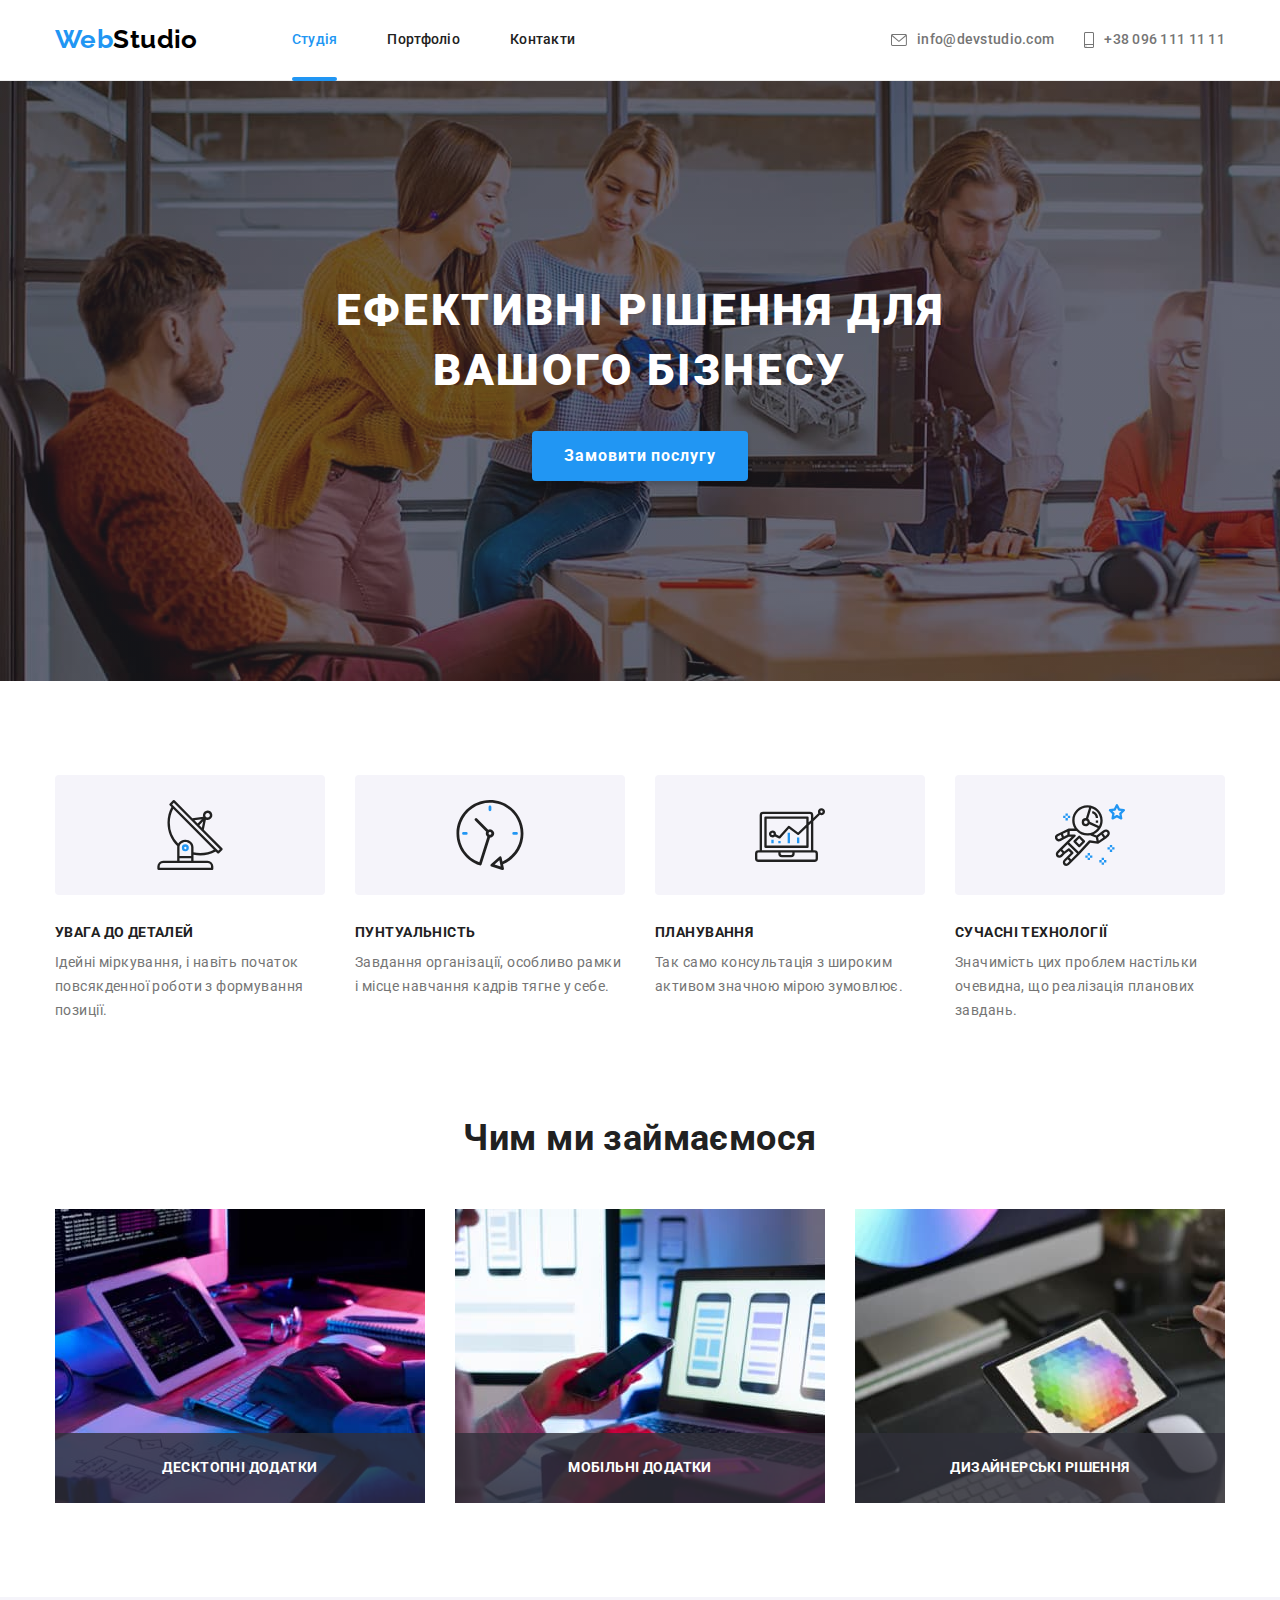
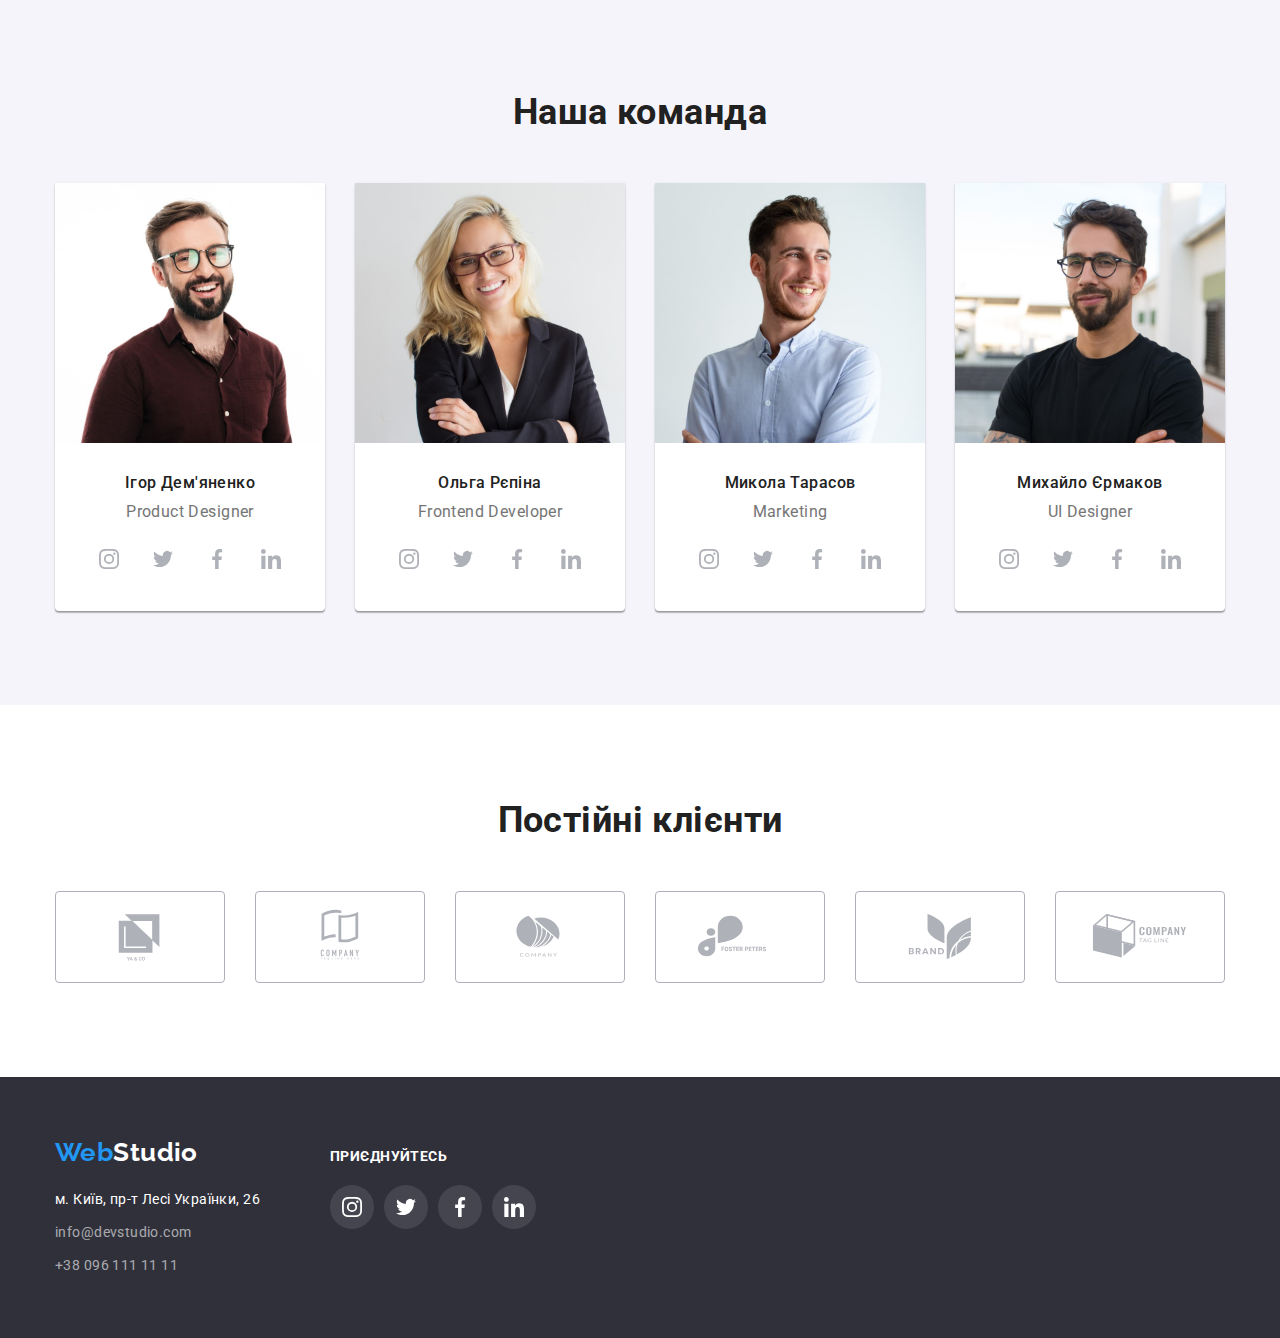
<file: index.html>
<!DOCTYPE html>
<html lang="uk">
  <head>
    <meta charset="UTF-8" />
    <meta http-equiv="X-UA-Compatible" content="IE=edge" />
    <meta name="viewport" content="width=device-width, initial-scale=1.0" />
    <title>GOIT_Homework_5</title>

    <link
      href="https://fonts.googleapis.com/css2?family=Raleway:wght@700&family=Roboto:wght@400;500;700;900&display=swap"
      rel="stylesheet"
    />
    <link
      rel="stylesheet"
      href="https://cdnjs.cloudflare.com/ajax/libs/modern-normalize/1.1.0/modern-normalize.min.css"
    />
    <link rel="stylesheet" href="./css/styles.css" />
  </head>
  <body>
    <header class="header-border">
      <div class="container">
        <nav class="header-nav">
          <a class="link logo" href="./index.html"
            >Web<span class="logo logo-span">Studio</span></a
          >
          <ul class="list list-nav">
            <li>
              <a class="link head-nav current" href="./index.html">Студія </a>
            </li>
            <li>
              <a class="link head-nav" href="./portfolio.html">Портфоліо </a>
            </li>
            <li>
              <a class="link head-nav" href="#">Контакти</a>
            </li>
          </ul>
          <ul class="list list-contacts">
            <li>
              <a
                class="link head-nav header-nav-tel"
                href="mailto:info@devstudio.com"
              >
                <svg class="icon-envelope" width="16" height="12">
                  <use href="./images/icon.svg#envelope"></use></svg
                >info@devstudio.com</a
              >
            </li>
            <li>
              <a class="link head-nav header-nav-tel" href="tel:+380961111111"
                ><svg class="icon-envelope" width="10" height="16">
                  <use href="./images/icon.svg#smartphone"></use></svg
                >+38 096 111 11 11</a
              >
            </li>
          </ul>
        </nav>
      </div>
    </header>
    <main>
      <section class="solution">
        <div class="container hero-container">
          <h1 class="solution-title">Ефективні рішення для вашого бізнесу</h1>
          <button type="button" class="solution-btn"  data-modal-open>Замовити послугу</button>
        </div>
      </section>

      <section class="section">
        <div class="container">
          <h2 class="visually-hidden">Переваги Вебстудіо</h2>
          <ul class="list benefits-list">
            <li class="benefits-list-item">
              <div class="benefits-icon">
                <svg class="icon-antenna" width="70" height="70">
                  <use href="./images/icon.svg#antenna"></use>
                </svg>
              </div>
              <h3 class="benefits-title">Увага до деталей</h3>
              <p class="benefits-paragraph">
                Ідейні міркування, і навіть початок повсякденної роботи з
                формування позиції.
              </p>
            </li>
            <li class="benefits-list-item">
              <div class="benefits-icon">
                <svg class="icon-antenna" width="70" height="70">
                  <use href="./images/icon.svg#clock"></use>
                </svg>
              </div>
              <h3 class="benefits-title">Пунтуальність</h3>
              <p class="benefits-paragraph">
                Завдання організації, особливо рамки і місце навчання кадрів
                тягне у себе.
              </p>
            </li>
            <li class="benefits-list-item">
              <div class="benefits-icon">
                <svg class="icon-antenna" width="70" height="70">
                  <use href="./images/icon.svg#diagram"></use>
                </svg>
              </div>
              <h3 class="benefits-title">Планування</h3>
              <p class="benefits-paragraph">
                Так само консультація з широким активом значною мірою зумовлює.
              </p>
            </li>
            <li class="benefits-list-item">
              <div class="benefits-icon">
                <svg class="icon-antenna" width="70" height="70">
                  <use href="./images/icon.svg#astronaut"></use>
                </svg>
              </div>
              <h3 class="benefits-title">Сучасні технології</h3>
              <p class="benefits-paragraph">
                Значимість цих проблем настільки очевидна, що реалізація
                планових завдань.
              </p>
            </li>
          </ul>
        </div>
      </section>
      <section class="section work-section">
        <div class="container">
          <h2 class="work-title">Чим ми займаємося</h2>
          <ul class="list work-list">
            <li class="work-list-item">
              <img
                src="./images/img.jpg"
                alt="Робота на комп'ютері"
                width="370"
                height="294"
              />
               <p class="work-text">Десктопні додатки</p>
            </li>
            <li class="work-list-item">
              <img
                src="./images/img2.jpg"
                alt="Робота на телефоні"
                width="370"
                height="294"
              />
               <p class="work-text">Мобільні додатки</p>
            </li>
            <li class="work-list-item">
              <img
                src="./images/img3.jpg"
                alt="Робота на планшеті"
                width="370"
                height="294"
              />
              <p class="work-text">Дизайнерські рішення</p>
            </li>
          </ul>
        </div>
      </section>
      <section class="team section">
        <div class="container">
          <h2 class="team-title">Наша команда</h2>
          <ul class="list team-list">
            <li class="team-bg-ing">
              <img
                src="./images/img21.jpg"
                alt="Усміхнений хлопець в окулярах"
                width="270"
                height="260"
              />
              <div class="team-sign">
                <h3 class="team-name">Ігор Дем'яненко</h3>
                <p class="team-work" lang="en">Product Designer</p>
                <ul class="list icon-container">
                  <li>
                    <a class="social-links" href="">
                      <svg class="icon-social-links" width="20" height="20">
                        <use href="./images/icon.svg#instagram"></use>
                      </svg>
                    </a>
                  </li>
                  <li>
                    <a class="social-links" href="">
                      <svg class="icon-social-links" width="20" height="20">
                        <use href="./images/icon.svg#twitter"></use>
                      </svg>
                    </a>
                  </li>
                  <li>
                    <a class="social-links" href="">
                      <svg class="icon-social-links" width="20" height="20">
                        <use href="./images/icon.svg#facebook"></use>
                      </svg>
                    </a>
                  </li>
                  <li>
                    <a class="social-links" href="">
                      <svg class="icon-social-links" width="20" height="20">
                        <use href="./images/icon.svg#linkedin"></use>
                      </svg>
                    </a>
                  </li>
                </ul>
              </div>
            </li>
            <li class="team-bg-ing">
              <img
                src="./images/img22.jpg"
                alt="Усміхнена дівчина в окулярах"
                width="270"
                height="260"
              />
              <div class="team-sign">
                <h3 class="team-name">Ольга Рєпіна</h3>
                <p class="team-work" lang="en">Frontend Developer</p>
                <ul class="list icon-container">
                  <li>
                    <a class="social-links" href="">
                      <svg class="icon-social-links" width="20" height="20">
                        <use href="./images/icon.svg#instagram"></use>
                      </svg>
                    </a>
                  </li>
                  <li>
                    <a class="social-links" href="">
                      <svg class="icon-social-links" width="20" height="20">
                        <use href="./images/icon.svg#twitter"></use>
                      </svg>
                    </a>
                  </li>
                  <li>
                    <a class="social-links" href="">
                      <svg class="icon-social-links" width="20" height="20">
                        <use href="./images/icon.svg#facebook"></use>
                      </svg>
                    </a>
                  </li>
                  <li>
                    <a class="social-links" href="">
                      <svg class="icon-social-links" width="20" height="20">
                        <use href="./images/icon.svg#linkedin"></use>
                      </svg>
                    </a>
                  </li>
                </ul>
              </div>
            </li>
            <li class="team-bg-ing">
              <img
                src="./images/img23.jpg"
                alt="Усміхнений хлопець"
                width="270"
                height="260"
              />
              <div class="team-sign">
                <h3 class="team-name">Микола Тарасов</h3>
                <p class="team-work" lang="en">Marketing</p>
                <ul class="list icon-container">
                  <li>
                    <a class="social-links" href="">
                      <svg class="icon-social-links" width="20" height="20">
                        <use href="./images/icon.svg#instagram"></use>
                      </svg>
                    </a>
                  </li>
                  <li>
                    <a class="social-links" href="">
                      <svg class="icon-social-links" width="20" height="20">
                        <use href="./images/icon.svg#twitter"></use>
                      </svg>
                    </a>
                  </li>
                  <li>
                    <a class="social-links" href="">
                      <svg class="icon-social-links" width="20" height="20">
                        <use href="./images/icon.svg#facebook"></use>
                      </svg>
                    </a>
                  </li>
                  <li>
                    <a class="social-links" href="">
                      <svg class="icon-social-links" width="20" height="20">
                        <use href="./images/icon.svg#linkedin"></use>
                      </svg>
                    </a>
                  </li>
                </ul>
              </div>
            </li>
            <li class="team-bg-ing">
              <img
                src="./images/img24.jpg"
                alt="Усміхнений хлопець в окулярах"
                width="270"
                height="260"
              />
              <div class="team-sign">
                <h3 class="team-name">Михайло Єрмаков</h3>
                <p class="team-work" lang="en">UI Designer</p>
                <ul class="list icon-container">
                  <li>
                    <a class="social-links" href="">
                      <svg class="icon-social-links" width="20" height="20">
                        <use href="./images/icon.svg#instagram"></use>
                      </svg>
                    </a>
                  </li>
                  <li>
                    <a class="social-links" href="">
                      <svg class="icon-social-links" width="20" height="20">
                        <use href="./images/icon.svg#twitter"></use>
                      </svg>
                    </a>
                  </li>
                  <li>
                    <a class="social-links" href="">
                      <svg class="icon-social-links" width="20" height="20">
                        <use href="./images/icon.svg#facebook"></use>
                      </svg>
                    </a>
                  </li>
                  <li>
                    <a class="social-links" href="">
                      <svg class="icon-social-links" width="20" height="20">
                        <use href="./images/icon.svg#linkedin"></use>
                      </svg>
                    </a>
                  </li>
                </ul>
              </div>
            </li>
          </ul>
        </div>
      </section>
      <section class="section">
        <div class="container">
          <h2 class="team-title">Постійні клієнти</h2>

          <ul class="list clients-icons">
            <li>
              <a class="cliens-links" href="">
                <svg class="icon-social-links" width="106" height="60">
                  <use href="./images/icon.svg#logo1"></use>
                </svg>
              </a>
            </li>
            <li>
              <a class="cliens-links" href="">
                <svg class="icon-social-links" width="106" height="60">
                  <use href="./images/icon.svg#logo2"></use>
                </svg>
              </a>
            </li>
            <li>
              <a class="cliens-links" href="">
                <svg class="icon-social-links" width="106" height="60">
                  <use href="./images/icon.svg#logo3"></use>
                </svg>
              </a>
            </li>
            <li>
              <a class="cliens-links" href="">
                <svg class="icon-social-links" width="106" height="60">
                  <use href="./images/icon.svg#logo4"></use>
                </svg>
              </a>
            </li>
            <li>
              <a class="cliens-links" href="">
                <svg class="icon-social-links" width="106" height="60">
                  <use href="./images/icon.svg#logo5"></use>
                </svg>
              </a>
            </li>
            <li>
              <a class="cliens-links" href="">
                <svg class="icon-social-links" width="106" height="60">
                  <use href="./images/icon.svg#logo6"></use>
                </svg>
              </a>
            </li>
          </ul>
        </div>
      </section>
    </main>
    <footer class="footer">
      <div class="container footer-container">
        <div>
          <a class="link logo logo-futer" href="./index.html"
            >Web<span class="logo logo-span-footer">Studio</span></a
          >
          <address>
            <a
              class="link adress"
              href="https://goo.gl/maps/RLC4pmi2WuarYaL16"
              target="_blank"
              rel="noopener noreferrer nofollow"
              >м. Київ, пр-т Лесі Українки, 26</a
            >
            <ul class="list">
              <li>
                <a class="link footer-tel" href="mailto:info@devstudio.com"
                  >info@devstudio.com</a
                >
              </li>
              <li>
                <a class="link footer-tel" href="tel:+380961111111"
                  >+38 096 111 11 11</a
                >
              </li>
            </ul>
          </address>
        </div>
        <div class="footer-join">
          <h2 class="footer-title">Приєднуйтесь</h2>
          <ul class="list icon-container footer-icon">
            <li>
              <a class="social-links footer-social-links" href="">
                <svg class="icon-social-links" width="20" height="20">
                  <use href="./images/icon.svg#instagram"></use>
                </svg>
              </a>
            </li>
            <li>
              <a class="social-links footer-social-links" href="">
                <svg class="icon-social-links" width="20" height="20">
                  <use href="./images/icon.svg#twitter"></use>
                </svg>
              </a>
            </li>
            <li>
              <a class="social-links footer-social-links" href="">
                <svg class="icon-social-links" width="20" height="20">
                  <use href="./images/icon.svg#facebook"></use>
                </svg>
              </a>
            </li>
            <li>
              <a class="social-links footer-social-links" href="">
                <svg class="icon-social-links" width="20" height="20">
                  <use href="./images/icon.svg#linkedin"></use>
                </svg>
              </a>
            </li>
          </ul>
        </div>
      </div>
    </footer>
     <!----------------Модалка -------- -->
     <div class="backdrop is-hidden" data-modal>
      <div class="modal">
        <button type="button" class="modal-close" data-modal-close>
          <svg class="modal-close-icon" width="18" height="18">
            <use href="./images/icon.svg#close"></use>
          </svg>
        </button>
      </div>
    </div>
     <!-- Ставим перед закрывающим тегом body -->
  <script src="./js/modal.js"></script>
  </body>
</html>
</file>
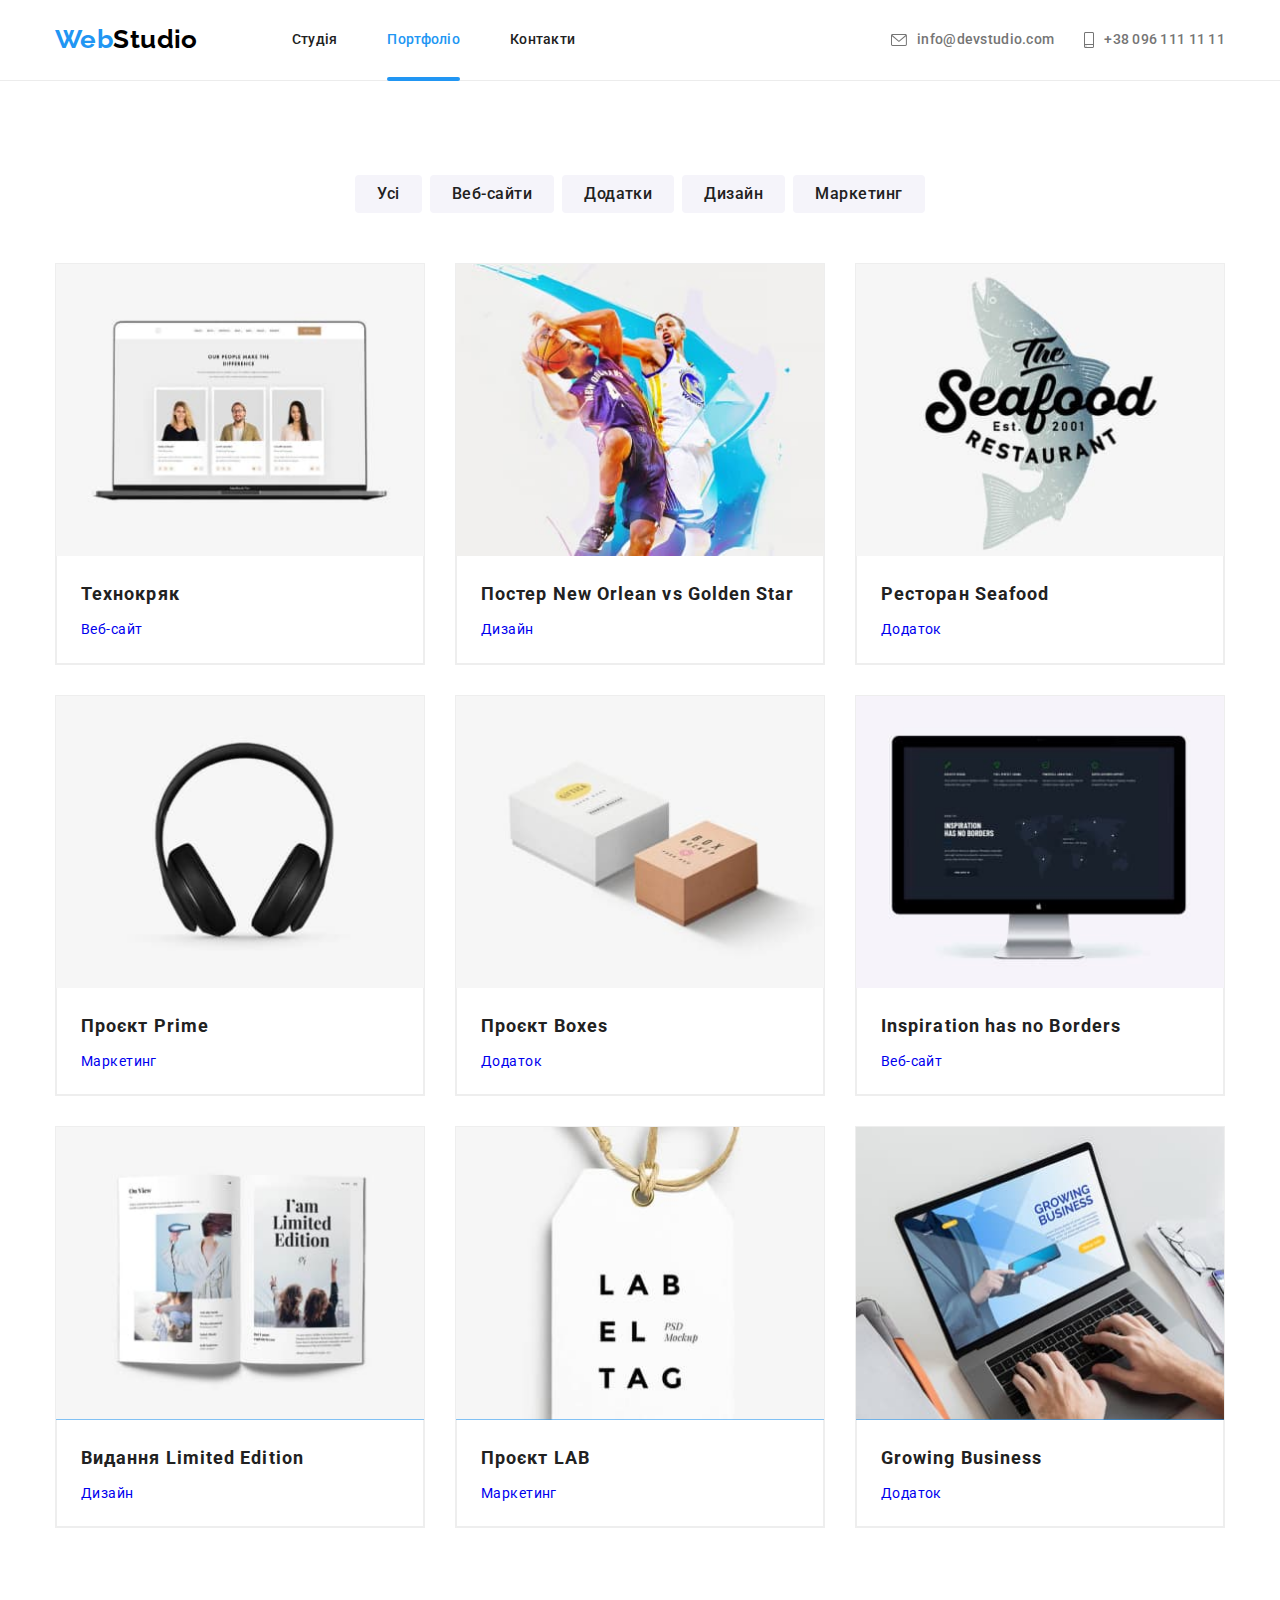
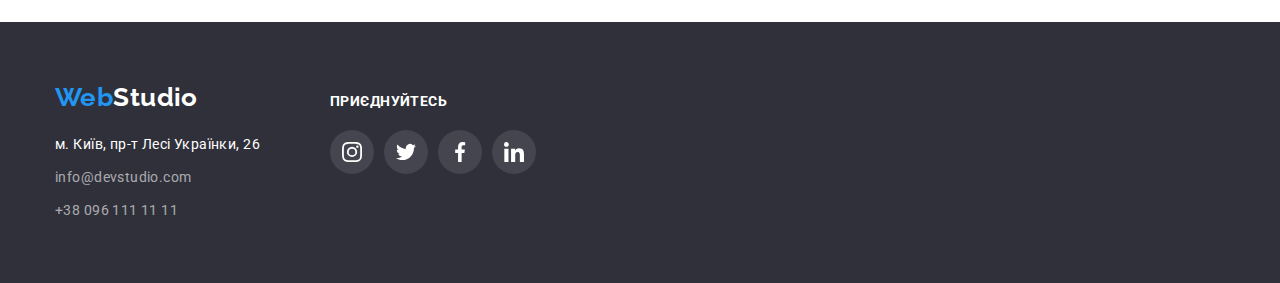
<file: portfolio.html>
<!DOCTYPE html>
<html lang="uk">
  <head>
    <meta charset="UTF-8" />
    <meta http-equiv="X-UA-Compatible" content="IE=edge" />
    <meta name="viewport" content="width=device-width, initial-scale=1.0" />
    <title>GOIT_Homework_5</title>

    <link
      href="https://fonts.googleapis.com/css2?family=Raleway:wght@700&family=Roboto:wght@400;500;700;900&display=swap"
      rel="stylesheet"
    />
    <link
      rel="stylesheet"
      href="https://cdnjs.cloudflare.com/ajax/libs/modern-normalize/1.1.0/modern-normalize.min.css"
    />
    <link rel="stylesheet" href="./css/styles.css" />
  </head>
  <body>
    <header class="header-border">
      <div class="container">
        <nav class="header-nav">
          <a class="link logo" href="./index.html"
            >Web<span class="logo logo-span">Studio</span></a
          >
          <ul class="list list-nav">
            <li>
              <a class="link head-nav" href="./index.html">Студія </a>
            </li>
            <li>
              <a class="link head-nav current" href="./portfolio.html"
                >Портфоліо
              </a>
            </li>
            <li>
              <a class="link head-nav" href="#">Контакти</a>
            </li>
          </ul>
          <ul class="list list-contacts">
            <li>
              <a
                class="link head-nav header-nav-tel"
                href="mailto:info@devstudio.com"
              >
                <svg class="icon-envelope" width="16" height="12">
                  <use href="./images/icon.svg#envelope"></use></svg
                >info@devstudio.com</a
              >
            </li>
            <li>
              <a class="link head-nav header-nav-tel" href="tel:+380961111111"
                ><svg class="icon-envelope" width="10" height="16">
                  <use href="./images/icon.svg#smartphone"></use></svg
                >+38 096 111 11 11</a
              >
            </li>
          </ul>
        </nav>
      </div>
    </header>
    <main>
      <section class="section">
        <div class="container">
          <h1 class="visually-hidden">Проєкти і фільтри</h1>
          <ul class="list filter-container">
            <li>
              <button type="button" class="filter-btn">Усі</button>
            </li>
            <li>
              <button type="button" class="filter-btn">Веб-сайти</button>
            </li>
            <li>
              <button type="button" class="filter-btn">Додатки</button>
            </li>
            <li>
              <button type="button" class="filter-btn">Дизайн</button>
            </li>
            <li>
              <button type="button" class="filter-btn">Маркетинг</button>
            </li>
          </ul>

          <ul class="list card-container">
            <li class="card-item">
              <a class="link card-links" href="#">
                <div class="portfolio-card-wrap">
                  <img
                    src="./images/portfolio1.jpg"
                    width="370"
                    alt="Портфоліо усміхнених людей"
                  />
                  <p class="portfolio-top-text">
                    Ресурс пропонує комплексні пропозиції з різним рівнем
                    функціоналу та сервісів. Все це дозволить відвідувачу
                    отримати вичерпні відомості про компанію чи приватну особу.
                  </p>
                </div>
                <div class="card-filter">
                  <h2 class="project-title">Технокряк</h2>
                  <p class="project-paragraph">Веб-сайт</p>
                </div></a
              >
            </li>
            <li class="card-item">
              <a class="link card-links" href="#">
                <div class="portfolio-card-wrap">
                  <img
                    src="./images/portfolio2.jpg"
                    width="370"
                    alt="Хлопці грают в баскетбол"
                  />
                  <p class="portfolio-top-text">
                    Ресурс пропонує комплексні пропозиції з різним рівнем
                    функціоналу та сервісів. Все це дозволить відвідувачу
                    отримати вичерпні відомості про компанію чи приватну особу.
                  </p>
                </div>
                <div class="card-filter">
                  <h2 class="project-title">
                    Постер New Orlean vs Golden Star
                  </h2>
                  <p class="project-paragraph">Дизайн</p>
                </div></a
              >
            </li>
            <li class="card-item">
              <a class="link card-links" href="#">
                <div class="portfolio-card-wrap">
                  <img
                    src="./images/portfolio3.jpg"
                    width="370"
                    alt="Риба та назва ресторану"
                  />
                  <p class="portfolio-top-text">
                    Ресурс пропонує комплексні пропозиції з різним рівнем
                    функціоналу та сервісів. Все це дозволить відвідувачу
                    отримати вичерпні відомості про компанію чи приватну особу.
                  </p>
                </div>
                <div class="card-filter">
                  <h2 class="project-title">Ресторан Seafood</h2>
                  <p class="project-paragraph">Додаток</p>
                </div></a
              >
            </li>
            <li class="card-item">
              <a class="link card-links" href="#">
                <div class="portfolio-card-wrap">
                  <img
                    src="./images/portfolio4.jpg"
                    width="370"
                    alt="Навушники"
                  />
                  <p class="portfolio-top-text">
                    Ресурс пропонує комплексні пропозиції з різним рівнем
                    функціоналу та сервісів. Все це дозволить відвідувачу
                    отримати вичерпні відомості про компанію чи приватну особу.
                  </p>
                </div>
                <div class="card-filter">
                  <h2 class="project-title">Проєкт Prime</h2>
                  <p class="project-paragraph">Маркетинг</p>
                </div></a
              >
            </li>
            <li class="card-item">
              <a class="link card-links" href="#">
                <div class="portfolio-card-wrap">
                  <img
                    src="./images/portfolio5.jpg"
                    width="370"
                    alt="Дві коробки"
                  />
                  <p class="portfolio-top-text">
                    Ресурс пропонує комплексні пропозиції з різним рівнем
                    функціоналу та сервісів. Все це дозволить відвідувачу
                    отримати вичерпні відомості про компанію чи приватну особу.
                  </p>
                </div>
                <div class="card-filter">
                  <h2 class="project-title">Проєкт Boxes</h2>
                  <p class="project-paragraph">Додаток</p>
                </div></a
              >
            </li>
            <li class="card-item">
              <a class="link card-links" href="#">
                <div class="portfolio-card-wrap">
                  <img
                    src="./images/portfolio6.jpg"
                    width="370"
                    alt="Ком'ютер аппел"
                  />
                  <p class="portfolio-top-text">
                    Ресурс пропонує комплексні пропозиції з різним рівнем
                    функціоналу та сервісів. Все це дозволить відвідувачу
                    отримати вичерпні відомості про компанію чи приватну особу.
                  </p>
                </div>
                <div class="card-filter">
                  <h2 class="project-title">Inspiration has no Borders</h2>
                  <p class="project-paragraph">Веб-сайт</p>
                </div></a
              >
            </li>
            <li class="card-item">
              <a class="link card-links" href="#">
                <div class="portfolio-card-wrap">
                  <img
                    src="./images/portfolio7.jpg"
                    width="370"
                    alt="Розгорнута книга"
                  />
                  <p class="portfolio-top-text">
                    Ресурс пропонує комплексні пропозиції з різним рівнем
                    функціоналу та сервісів. Все це дозволить відвідувачу
                    отримати вичерпні відомості про компанію чи приватну особу.
                  </p>
                </div>
                <div class="card-filter">
                  <h2 class="project-title">Видання Limited Edition</h2>
                  <p class="project-paragraph">Дизайн</p>
                </div></a
              >
            </li>
            <li class="card-item">
              <a class="link card-links" href="#">
                <div class="portfolio-card-wrap">
                  <img
                    src="./images/portfolio8.jpg"
                    width="370"
                    alt="Лейбла з написом Лаб"
                  />
                  <p class="portfolio-top-text">
                    Ресурс пропонує комплексні пропозиції з різним рівнем
                    функціоналу та сервісів. Все це дозволить відвідувачу
                    отримати вичерпні відомості про компанію чи приватну особу.
                  </p>
                </div>
                <div class="card-filter">
                  <h2 class="project-title">Проєкт LAB</h2>
                  <p class="project-paragraph">Маркетинг</p>
                </div></a
              >
            </li>
            <li class="card-item">
              <a class="link card-links" href="#">
                <div class="portfolio-card-wrap">
                  <img
                    src="./images/portfolio9.jpg"
                    width="370"
                    alt="Людина працює на ноутбуці"
                  />
                  <p class="portfolio-top-text">
                    Ресурс пропонує комплексні пропозиції з різним рівнем
                    функціоналу та сервісів. Все це дозволить відвідувачу
                    отримати вичерпні відомості про компанію чи приватну особу.
                  </p>
                </div>
                <div class="card-filter">
                  <h2 class="project-title">Growing Business</h2>
                  <p class="project-paragraph">Додаток</p>
                </div></a
              >
            </li>
          </ul>
        </div>
      </section>
    </main>
    <footer class="footer">
      <div class="container footer-container">
        <div>
          <a class="link logo logo-futer" href="./index.html"
            >Web<span class="logo logo-span-footer">Studio</span></a
          >
          <address>
            <a
              class="link adress"
              href="https://goo.gl/maps/RLC4pmi2WuarYaL16"
              target="_blank"
              rel="noopener noreferrer nofollow"
              >м. Київ, пр-т Лесі Українки, 26</a
            >
            <ul class="list">
              <li>
                <a class="link footer-tel" href="mailto:info@devstudio.com"
                  >info@devstudio.com</a
                >
              </li>
              <li>
                <a class="link footer-tel" href="tel:+380961111111"
                  >+38 096 111 11 11</a
                >
              </li>
            </ul>
          </address>
        </div>
        <div class="footer-join">
          <h2 class="footer-title">Приєднуйтесь</h2>
          <ul class="list icon-container footer-icon">
            <li>
              <a class="social-links footer-social-links" href="">
                <svg class="icon-social-links" width="20" height="20">
                  <use href="./images/icon.svg#instagram"></use>
                </svg>
              </a>
            </li>
            <li>
              <a class="social-links footer-social-links" href="">
                <svg class="icon-social-links" width="20" height="20">
                  <use href="./images/icon.svg#twitter"></use>
                </svg>
              </a>
            </li>
            <li>
              <a class="social-links footer-social-links" href="">
                <svg class="icon-social-links" width="20" height="20">
                  <use href="./images/icon.svg#facebook"></use>
                </svg>
              </a>
            </li>
            <li>
              <a class="social-links footer-social-links" href="">
                <svg class="icon-social-links" width="20" height="20">
                  <use href="./images/icon.svg#linkedin"></use>
                </svg>
              </a>
            </li>
          </ul>
        </div>
      </div>
    </footer>
  </body>
</html>
</file>
<file: css/styles.css>
:root {
  /*Шрифти*/
  --main-font: "Roboto", sans-serif;
  --main-font-size: 14px;
  --main-line-height: 1.14;
  --main-letter-spacing: 0.03em;
  /*кольори*/
  --main-title-color: #212121;
  --main-bg-color: #ffffff;
  --main-font-color: #757575;
  --second-bg-color: #2f303a;
  --team-bg-color: #f5f4fa;
  --logo-bg-color: #2196f3;
  --btn-active: #188ce8;
  --logo-span: #000000;
  --icon-notactiv-color: #afb1b8;
  /*--------------час--------*/
  --main-time-duration: 250ms;
  --main-timing-function: cubic-bezier(0.4, 0, 0.2, 1);

}

body {
  font-family: var(--main-font);
  font-style: normal;
  font-size: var(--main-font-size);
  line-height: var(--main-line-height);
  letter-spacing: var(--main-letter-spacing);
  color: var(--main-font-color);
  background-color: var(--main-bg-color);
}
/* reset-------------------- */
p,
h1,
h2,
h3,
h4,
h5,
h6 {
  margin: 0;
}

ul,
ol {
  margin: 0;
  padding-left: 0;
}

button {
  cursor: pointer;
}

address {
  font-style: normal;
}

img {
  display: block;
  max-width: 100%;
  height: auto;
}

.container {
  margin-left: auto;
  margin-right: auto;
  width: 1200px;
  /* outline: 2px solid tomato;  */
  padding-left: 15px;
  padding-right: 15px;
  margin: 0 auto;
}
.section {
  padding-top: 94px;
  padding-bottom: 94px;
}

.link {
  text-decoration: none;
  font-style: normal;
}
.list {
  list-style: none;
}
/*-----------header--------------------------------*/
.icon-envelope {
  /* vertical-align: middle; */
  margin-right: 10px;
  fill: currentColor;
  /* align-items: baseline; */
}
.header-nav {
  display: flex;
  gap: 94px;
  align-items: center;
}

.list-nav {
  display: flex;
  align-items: center;
  gap: 50px;
}
.list-contacts {
  display: flex;
  margin-left: auto;
  align-items: center;
  gap: 30px;
}

.header-border {
  border-bottom: 1px solid #ececec;
}
.logo {
  font-family: "Raleway", sans-serif;
  font-weight: 700;
  font-size: 26px;
  line-height: 1.19;
  color: var(--logo-bg-color);
  margin-top: 24px;
  margin-bottom: 25px;
}
.logo-span {
  color: var(--logo-span);
}

.head-nav {
  position:relative;
  display: block;
  padding-top: 32px;
  padding-bottom: 32px;
  font-weight: 500;
  line-height: 1.14;
  letter-spacing: 0.02em;
  color: var(--main-title-color);
  transition: color var(--main-time-duration) var(--main-timing-function);
}
.header-nav-tel {
  display: flex;
  align-items: center;
  color: var(--main-font-color);
  transition: color var(--main-time-duration) var(--main-timing-function);
}
.head-nav:hover,
.head-nav:focus,
.head-nav:active,
.header-nav-tel:hover,
.header-nav-tel:focus,
.header-nav-tel:active,
.footer-tel:hover,
.footer-tel:focus,
.footer-tel:active,
.adress:hover,
.adress:focus,
.adress:active,
.current {
  color: var(--logo-bg-color);
  
}
.current::after {
  content: "";
  position:absolute;
  bottom:-1px;
  left:0;
  display: block;
  height: 4px;
  width: 100%;
  background-color: var(--logo-bg-color);
  border-radius: 2px;
  
}
/*section Ефективні рішення для вашого бізнесу*/
.hero-container {
  display: block;
  text-align: center;
}

.solution-title {
  max-width: 696px;
  margin-left: auto;
  margin-right: auto;
  margin-bottom: 30px;
  margin-top: 0;
  padding-top: 200px;
  font-weight: 900;
  font-size: 44px;
  line-height: 1.36;
  text-align: center;
  letter-spacing: 0.06em;
  text-transform: uppercase;
  color: var(--main-bg-color);
}
.solution-btn {
  margin-bottom: 200px;
  cursor: pointer;
  font-weight: 700;
  font-size: 16px;
  line-height: 1.88;
  width: 216px;
  height: 50px;
  align-items: center;
  text-align: center;
  letter-spacing: 0.06em;
  color: var(--main-bg-color);
  background-color: var(--logo-bg-color);
  box-shadow: 0px 4px 4px rgba(0, 0, 0, 0.15);
  border-radius: 4px;
  border: none;
  transition: background-color var(--main-time-duration) var(--main-timing-function);
}
.solution-btn:hover,
.solution-btn:focus,
.solution-btn:active {
  background-color: var(--btn-active);
}
.solution {
  margin-left: auto;
  margin-right: auto;
  max-width: 1600px;
  height: 600px;
  background-image: linear-gradient(
      to right,
      rgba(47, 48, 58, 0.4),
      rgba(47, 48, 58, 0.4)
    ),
    url("../images/hero-bg.jpg");
  background-size: cover;
  background-color: #c4c4c4;
}

/*section Переваги Вебстудіо*/

.benefits-list {
  display: flex;
  gap: 30px;
}
.benefits-list-item {
  width: calc((100% - 90px) / 4);
  display: block;
  max-width: 100%;
  height: auto;
}

.benefits-icon {
  display: flex;
  background: var(--team-bg-color);
  align-items: center;
  justify-content: center;
  margin-bottom: 30px;
  border-radius: 4px;
  padding: 25px;
}

/* 
.benefits-list-item::before {
  content: "";
  display: block;
  height: 120px;
  block-size: contain;
  background-repeat: no-repeat;
  background-position: center;
  margin-bottom: 30px;
}
.benefits-list-item:nth-child(1)::before {
  background-image: url("../images/group1.svg");
}
.benefits-list-item:nth-child(2)::before {
  background-image: url("../images/group2.svg");
}
.benefits-list-item:nth-child(3)::before {
  background-image: url("../images/group3.svg");
}
.benefits-list-item:nth-child(4)::before {
  background-image: url("../images/group4.svg");
} */

.benefits-title {
  margin-bottom: 10px;
  font-weight: 700;
  font-size: 14px;
  line-height: 1.14;
  text-transform: uppercase;
  color: var(--main-title-color);
}
.benefits-paragraph{
  line-height: 1.71;
  /* font-weight:400; */
}
/*---------section Чим ми займаємося------------*/
.work-section {
  padding-top: 0;
}

.work-list-item {
  position: relative;
  width: calc((100% - 60px) / 3);
  display: block;
  max-width: 100%;
  height: auto;
}
.work-text{
  position:absolute;
  display: flex;
  height: 70px;
  width: 100%;
  bottom: 0;
  left: 0;
  font-weight: 700;
  font-size: 14px;
  line-height: 1.14;
  letter-spacing: 0.03em;
  text-transform: uppercase;
  align-items:center;
  justify-content: center;
  color: var(--main-bg-color);
  background-color: rgba(47, 48, 58, 0.8);

}
.work-list {
  display: flex;
  /* flex-wrap: wrap; */
  gap: 30px;
}

.work-title {
  margin-bottom: 50px;
  font-weight: 700;
  font-size: 36px;
  line-height: 1.17;
  text-align: center;
  color: var(--main-title-color);
}

/*---------section Наша команда------------*/
.team-list {
  display: flex;
  gap: 30px;
}
.team-sign {
  padding-top: 30px;
  padding-bottom: 30px;
}
.team {
  background-color: var(--team-bg-color);
}
.team-bg-ing {
  background-color: var(--main-bg-color);
  box-shadow: 0px 1px 3px rgba(0, 0, 0, 0.12), 0px 1px 1px rgba(0, 0, 0, 0.14),
    0px 2px 1px rgba(0, 0, 0, 0.2);
  border-radius: 0px 0px 4px 4px;
}

.icon-container {
  display: flex;
  align-items: center;
  justify-content: space-between;
  width: 206px;
  height: 44px;
  margin-left: 32px;
  margin-left: 32px;
  margin-top: 16px;
  /* margin-bottom: 30px; */
}
.social-links {
  color: var(--icon-notactiv-color);
  display: flex;
  width: 44px;
  height: 44px;
  background-color: var(--main-bg-color);
  border-radius: 50%;
  justify-content: center;
  align-items: center;
  transition: color var(--main-time-duration) var(--main-timing-function), background-color var(--main-time-duration) var(--main-timing-function);
}
.social-links:hover,
.social-links:focus {
  background-color: var(--logo-bg-color);
  color: var(--main-bg-color);
}

.icon-social-links {
  fill: currentColor;
}

.team-title {
  margin-bottom: 50px;
  font-weight: 700;
  font-size: 36px;
  line-height: 1.17;
  text-align: center;
  color: var(--main-title-color);
}
.team-name {
  padding-bottom: 10px;
  font-weight: 500;
  font-size: 16px;
  line-height: 1.19;
  text-align: center;
  color: var(--main-title-color);
}
.team-work {
  font-size: 16px;
  line-height: 1.19;
  text-align: center;
  color: var(--main-font-color);
}
/*------------------ Постійні клієнти---------------------- */

.clients-icons {
  display: flex;
  align-items: center;
  justify-content: space-between;
}

.cliens-links {
  color: var(--icon-notactiv-color);
  display: flex;
  width: 170px;
  height: 92px;
  /* background-color:   var(--main-bg-color); */
  border: 1px solid #afb1b8;
  border-radius: 4px;
  justify-content: center;
  align-items: center;
  transition: color var(--main-time-duration) var(--main-timing-function);
}
.cliens-links:hover,
.cliens-links:focus {
  background-color: var(--main-bg-color);
  color: var(--logo-bg-color);
  border-color: var(--logo-bg-color);
}

.icon-social-links {
  fill: currentColor;
}

/*-------------------------Footer---------------------------*/
.footer-join{margin-left: 70px;}

.footer-container {
  display: flex;
  align-items: baseline;
}

.footer-icon {
  margin-left: 0;
  margin-top: 20px;
}
.footer-social-links {
  color: var(--main-bg-color);
  background: rgba(255, 255, 255, 0.1);
}

.footer-title {
  margin-bottom: 20px;
  font-family: "Roboto", sans-serif;
  font-weight: 700;
  font-size: 14px;
  line-height: 1.14;
  letter-spacing: 0.03em;
  text-transform: uppercase;
  color: var(--main-bg-color);
}

.logo-futer {
  display: block;
  margin-top: 0;
  margin-bottom: 20px;
}
.logo-span-footer {
  color: var(--main-bg-color);
}
.footer {
  padding-top: 60px;
  padding-bottom: 60px;
  background-color: var(--second-bg-color);
}
.adress {
  line-height: 1.71;
  color: var(--main-bg-color);
    transition: color var(--main-time-duration) var(--main-timing-function);
}
.footer-tel {
  display: block;
  margin-top: 9px;
  line-height: 1.71;
  color: rgba(255, 255, 255, 0.6);
}
/* hidden--------------------------------------*/
.visually-hidden {
  position: absolute;
  width: 1px;
  height: 1px;
  margin: -1px;
  border: 0;
  padding: 0;

  white-space: nowrap;
  clip-path: inset(100%);
  clip: rect(0 0 0 0);
  overflow: hidden;
}

/*проєкти і фільтри------------------*/

.filter-container {
  display: flex;
  gap: 8px;
  justify-content: center;
  margin-bottom: 50px;
}
.card-filter {
  padding-top: 20px;
  padding-bottom: 20px;
  padding-left: 24px;
  padding-right: 24px;
  border-left: 1px solid #eeeeee;
  border-right: 1px solid #eeeeee;
  border-bottom: 1px solid #eeeeee;
}
.card-container {
  display: flex;
  flex-wrap: wrap;
  gap: 30px;
}
.card-item {
  width: calc((100% - 60px) / 3);
  background: #ffffff;
  border: 1px solid #eeeeee;
}

.card-links{
  display: block;
  transition: box-shadow, var(--main-time-duration) var(--main-timing-function);
}
.card-links:hover,
.card-links:focus {
  box-shadow: 0px 1px 1px rgba(0, 0, 0, 0.12), 0px 4px 4px rgba(0, 0, 0, 0.06),
    1px 4px 6px rgba(0, 0, 0, 0.16);
}

.filter-btn {
  padding-left: 22px;
  padding-right: 22px;
  padding-top: 6px;
  padding-bottom: 6px;
  display: block;
  /* width: 112px; */
  height: 38px;
  cursor: pointer;
  font-family: var(--main-font);
  font-style: normal;
  font-weight: 500;
  font-size: 16px;
  line-height: 1.62;
  text-align: center;
  letter-spacing: 0.03em;
  color: var(--main-title-color);
  background-color: var(--team-bg-color);
  border-radius: 4px;
  border: none;
    transition: color var(--main-time-duration) var(--main-timing-function),  background-color var(--main-time-duration) var(--main-timing-function);
}
.filter-btn:active,
.filter-btn:hover,
.filter-btn:focus {
  color: var(--main-bg-color);
  background-color: var(--logo-bg-color);
  box-shadow: 0px 3px 1px rgba(0, 0, 0, 0.1), 0px 1px 2px rgba(0, 0, 0, 0.08),
    0px 2px 2px rgba(0, 0, 0, 0.12);
}
.project-paragraph {
  line-height: 1.88;
}
.project-title {
  margin-bottom: 4px;
  font-weight: 700;
  font-size: 18px;
  line-height: 2;
  letter-spacing: 0.06em;
  color: var(--main-title-color);
}

.portfolio-card-wrap{
 position: relative;
 overflow: hidden;
}

.portfolio-top-text{
  position: absolute;
  display: block;
top: 0;
left: 0;
height: 100%;
padding: 63px 24px;
font-weight: 400;
  font-size: 18px;
  line-height: 1.56;
color:var(--main-bg-color);
background-color:rgba(33, 150, 243, 0.9);
transform: translateY(100%);
transition: transform var(--main-time-duration) var(--main-timing-function);
}

.portfolio-card-wrap:hover .portfolio-top-text,
.card-links:focus .portfolio-top-text
{
  transform: translateY(0%);

}

/* --------------модальне вікно---------------- */

.backdrop {
  width: 100%;
  height: 100%;
  background-color: rgba(0, 0, 0, 0.2);
  position: fixed;
  top: 0;
   transition: opasity var(--main-time-duration) var(--main-timing-function), visibility var(--main-time-duration) var(--main-timing-function), background-color var(--main-time-duration) var(--main-timing-function);
}

.modal {
  position: absolute;
  width: 528px;
  min-height: 581px;
  top: 50%;
  left: 50%;
  background-color: var(--main-bg-color);
  box-shadow: 0px 1px 3px rgba(0, 0, 0, 0.12), 0px 1px 1px rgba(0, 0, 0, 0.14), 0px 2px 1px rgba(0, 0, 0, 0.2);
  border-radius: 4px;
transform: translate(-50%, -50%) scale(1) rotate(360deg);
  /* transform: translate(-50%, -50%) rotate(360deg);*/
opacity: 1;
  transition: transform var(--main-time-duration) var(--main-timing-function), opacity var(--main-time-duration) var(--main-timing-function); 
}

.modal-close {
  position: absolute;
  display: flex;
  top: 10px;
  right: 10px;
  align-items: center;
  justify-content: center;
  cursor: pointer;
  width: 30px;
  height: 30px;
  border-radius: 50%;
  background-color: var(--main-bg-color);

  border: 1px solid rgba(0, 0, 0, 0.1);
  fill: var(--logo-span);
}

 .backdrop.is-hidden {
  opacity: 0;
  visibility: hidden;
  pointer-events: none;
    background-color: rgba(0, 0, 0, 0);
}

.backdrop.is-hidden .modal {
  transform: translate(-50%, -50%) scale(3) rotate(0deg);
  opacity: 0;
}
</file>
